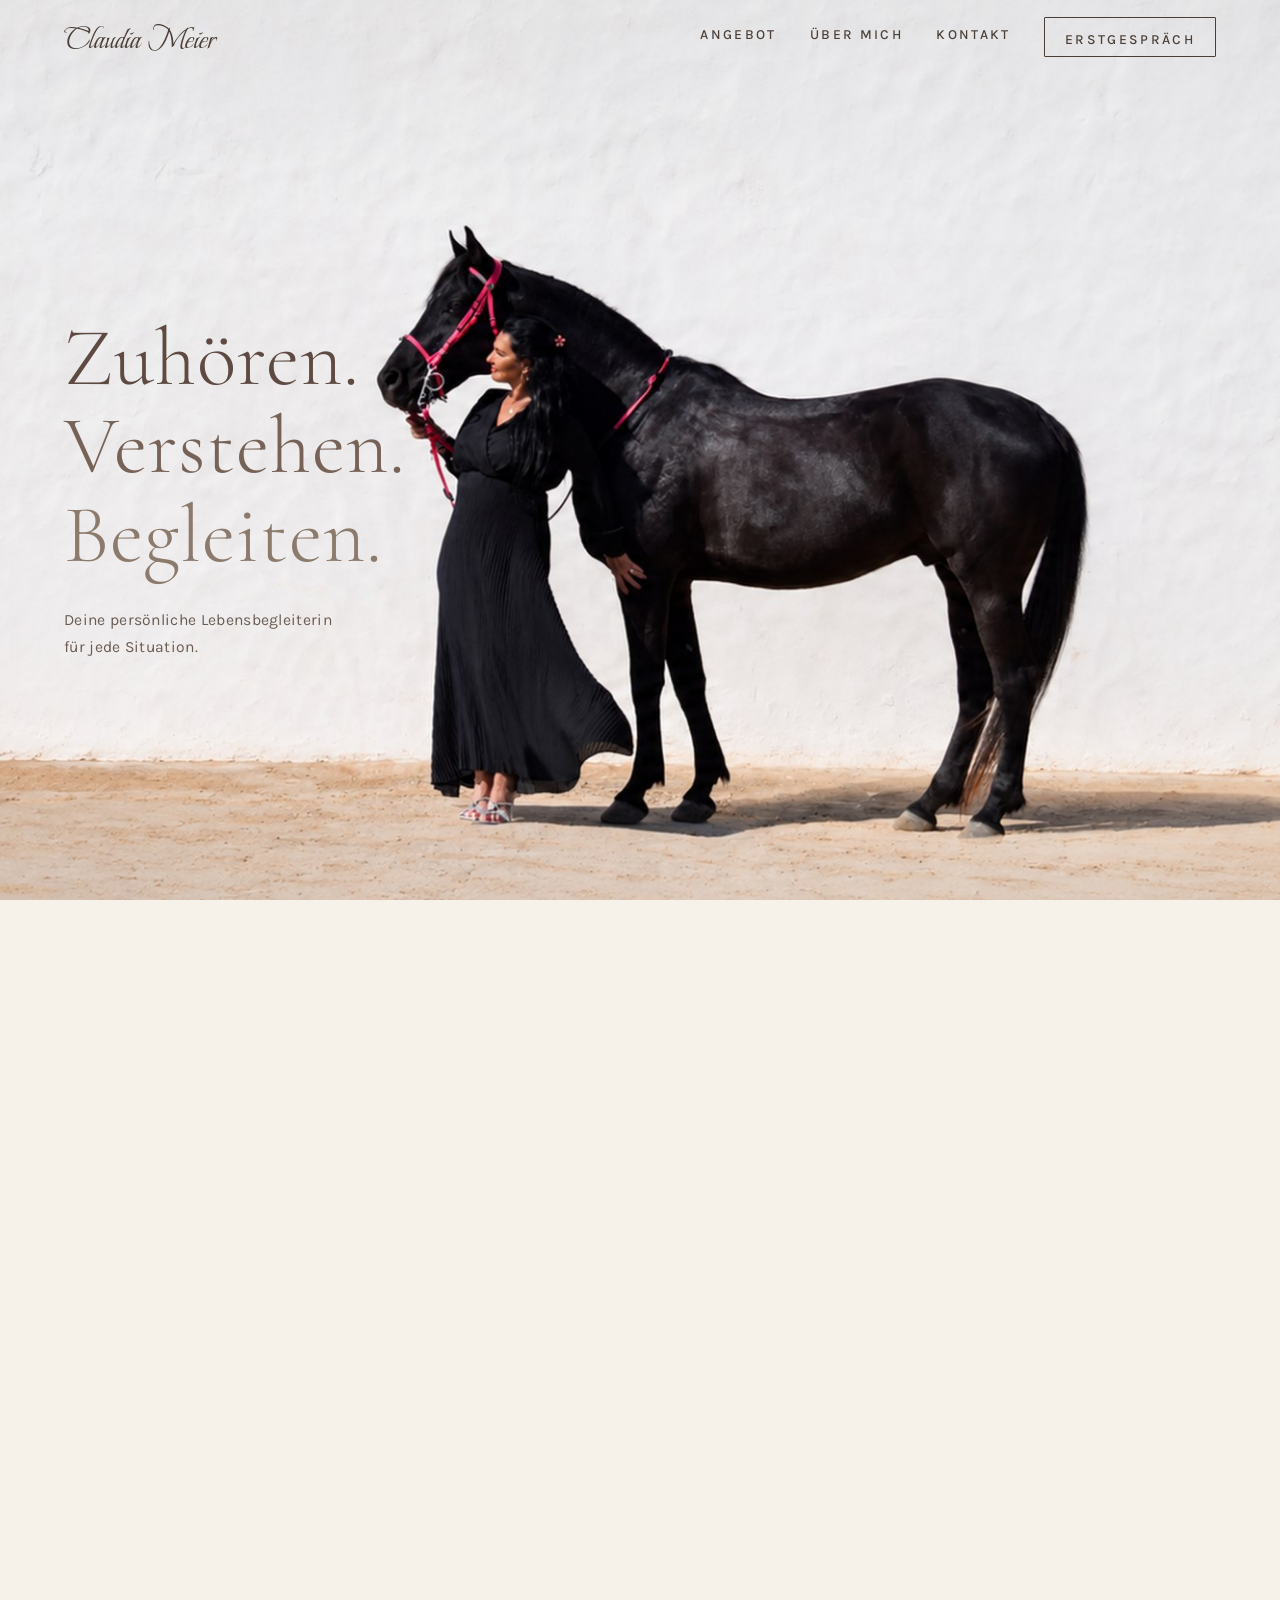
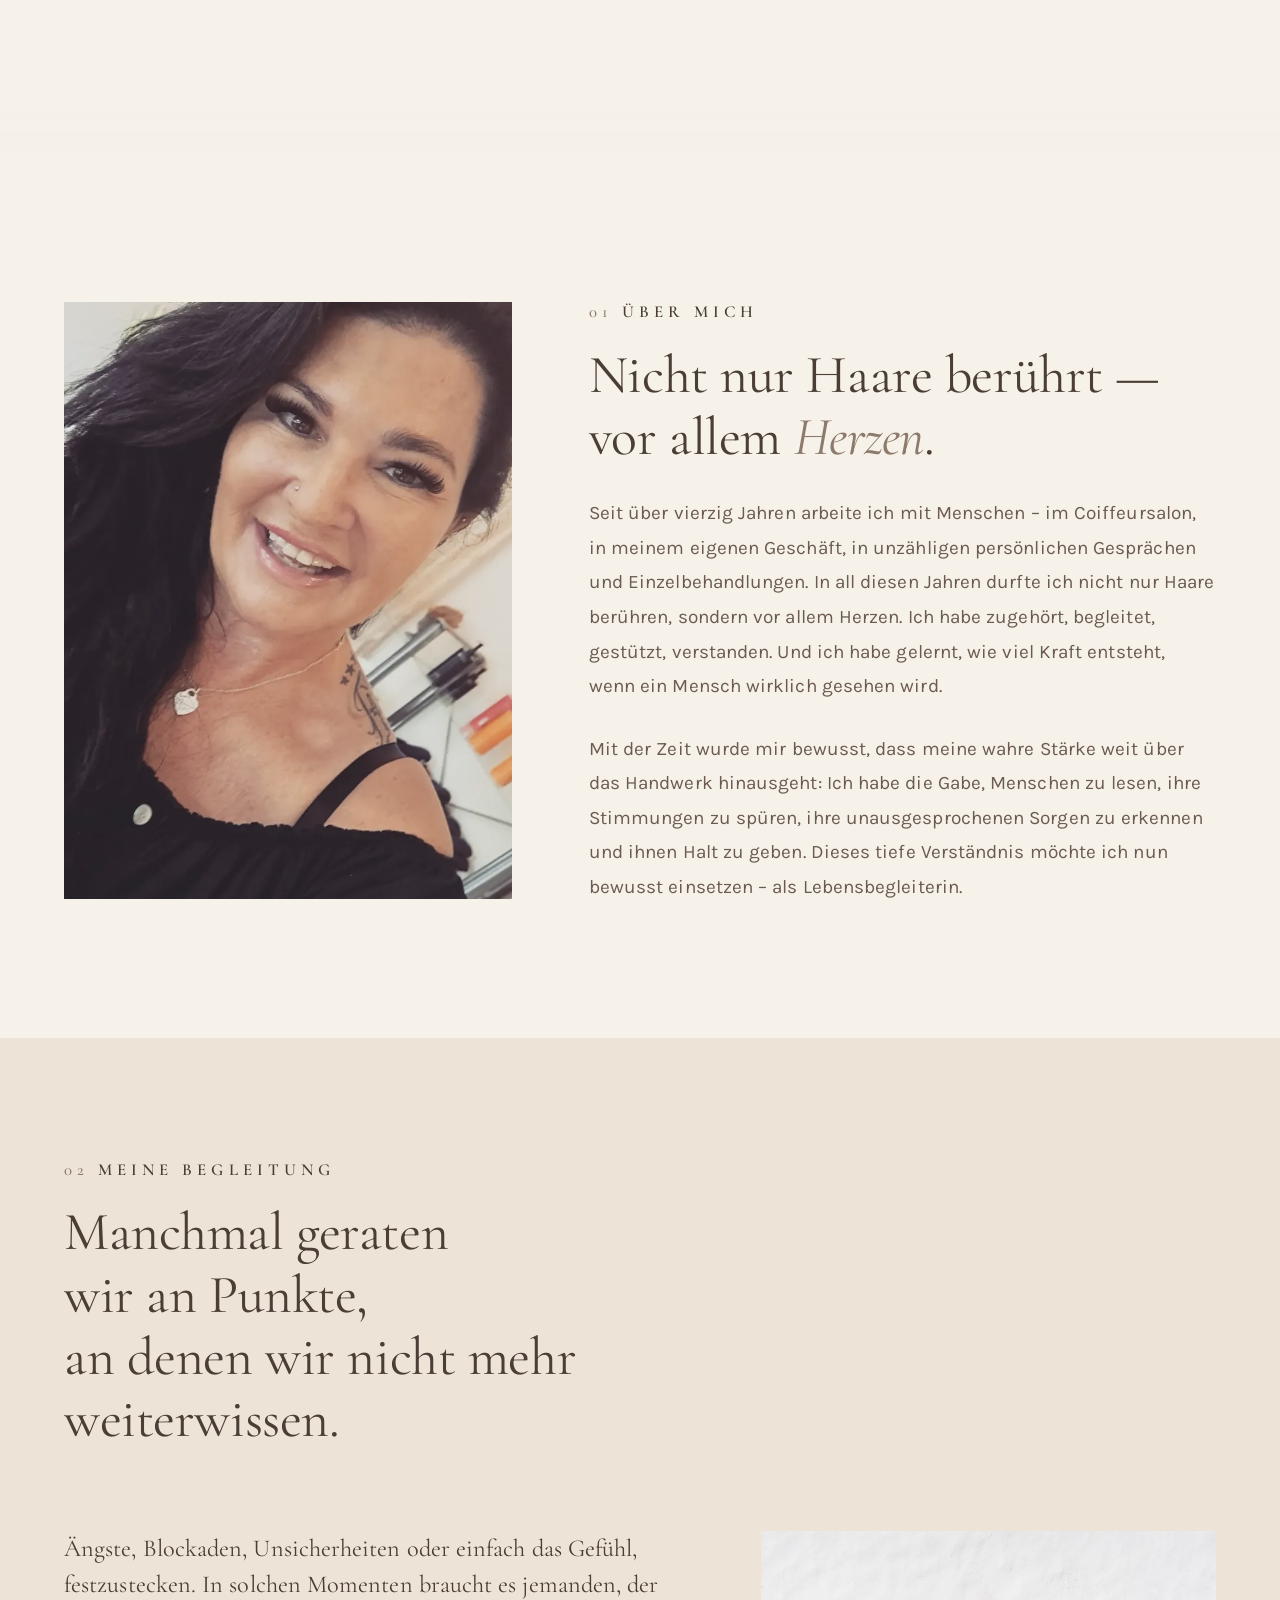
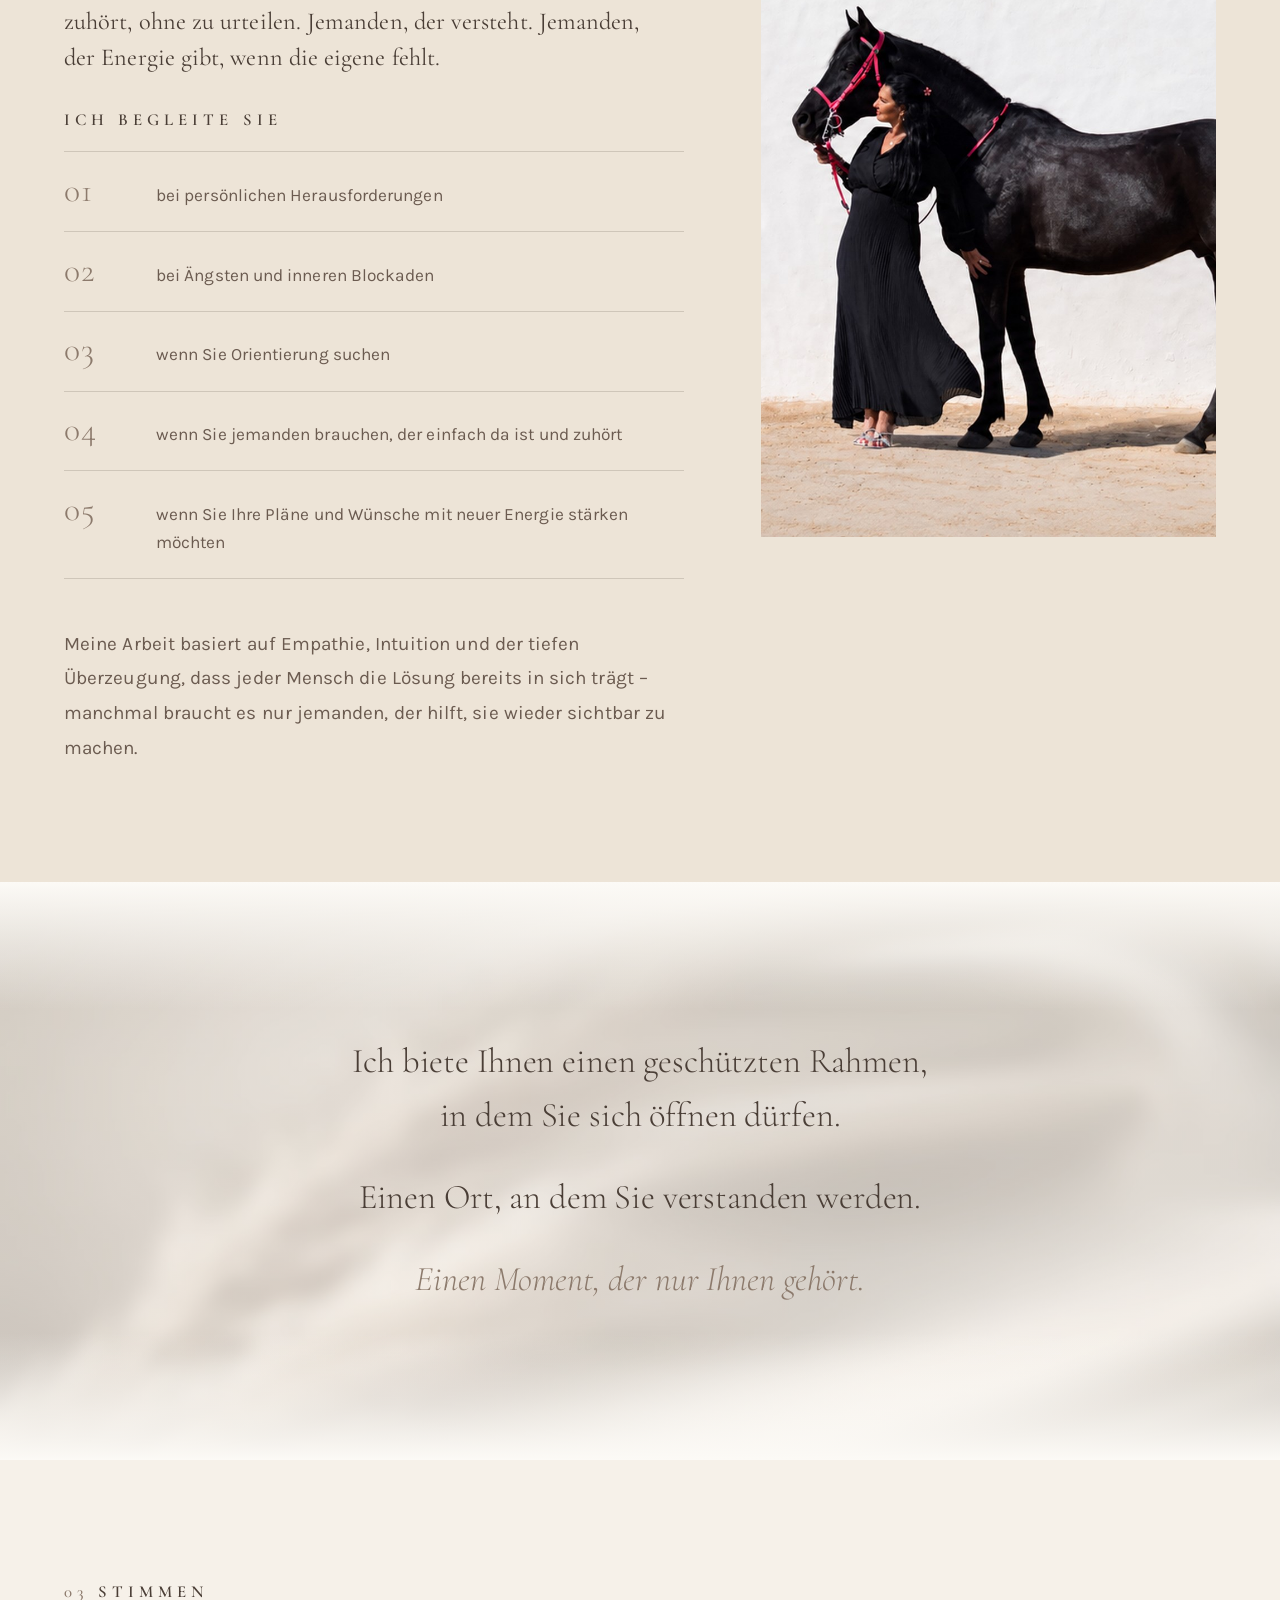
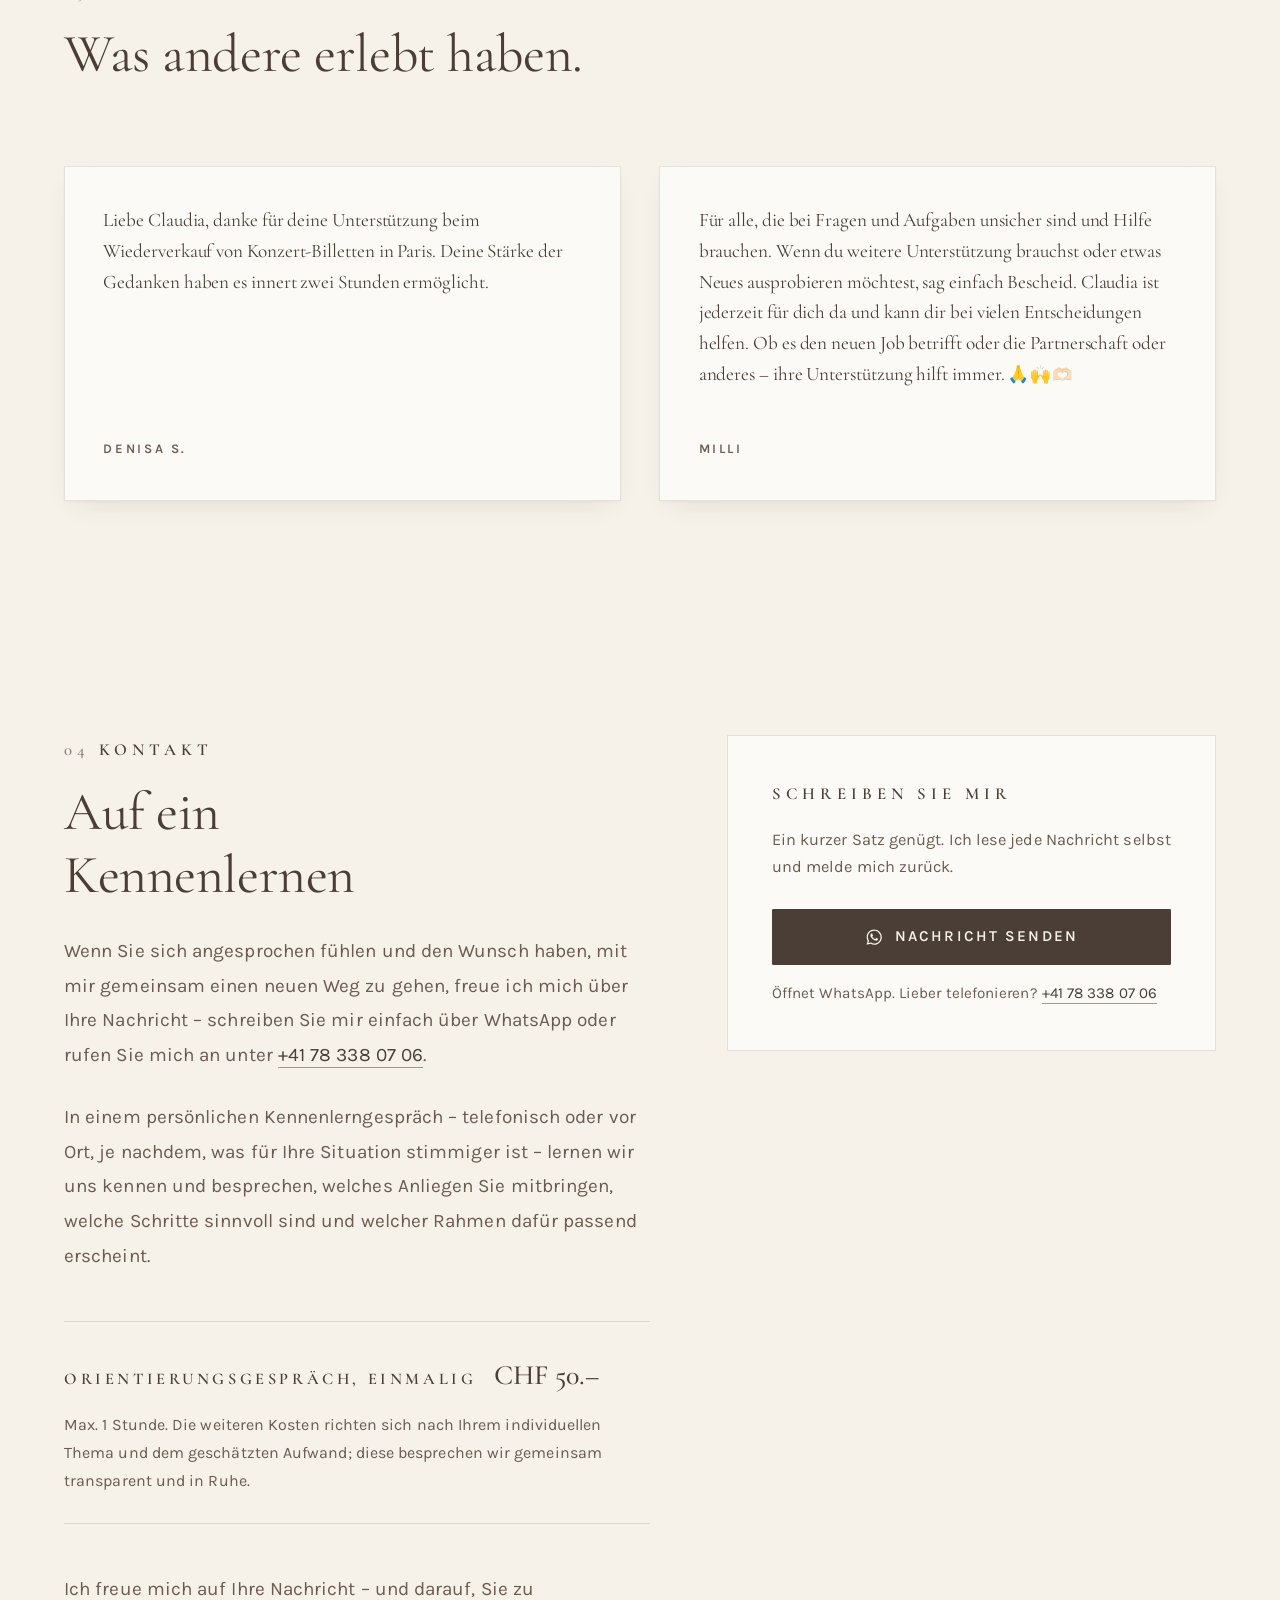
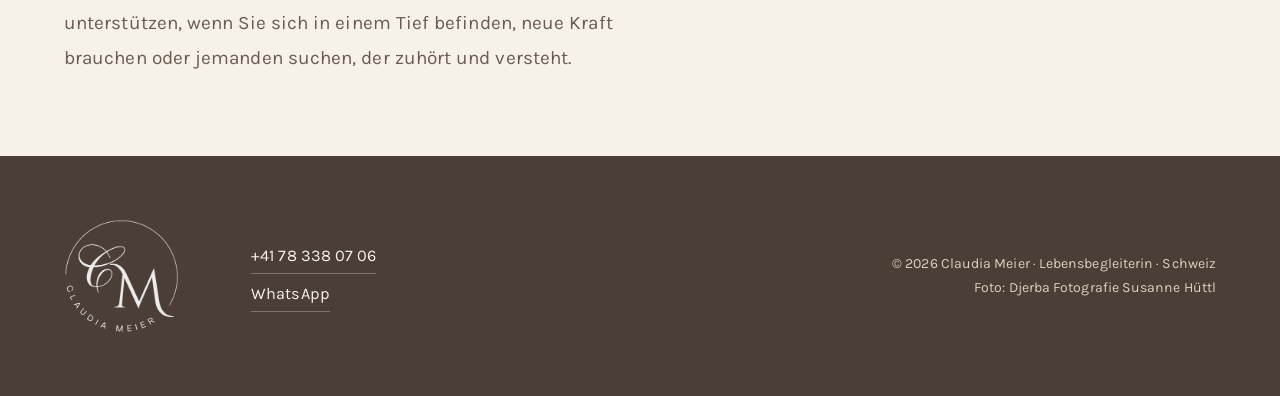
<file: index.html>
<!DOCTYPE html>
<html lang="de-CH">
<head>
<meta charset="utf-8">
<meta name="viewport" content="width=device-width, initial-scale=1">
<title>Claudia Meier — Lebensbegleiterin</title>
<meta name="description" content="Claudia Meier, Lebensbegleiterin in der Schweiz. Zuhören, verstehen, begleiten — ein geschützter Rahmen für persönliche Herausforderungen, Ängste und innere Blockaden.">
<meta name="theme-color" content="#F6F1E9">
<link rel="icon" href="images/favicon.svg" type="image/svg+xml">

<link rel="preconnect" href="https://fonts.googleapis.com">
<link rel="preconnect" href="https://fonts.gstatic.com" crossorigin>
<link href="https://fonts.googleapis.com/css2?family=Beau+Rivage&family=Cormorant:wght@300;400&family=Cormorant+Garamond:ital,wght@0,300;0,400;0,500;0,600;1,300;1,400&family=Karla:ital,wght@0,300;0,400;0,500;0,600;1,400&display=swap" rel="stylesheet">
<link rel="stylesheet" href="css/style.css">
<script>document.documentElement.classList.add('js')</script>
</head>
<body>

<a class="skip-link" href="#ueber-mich">Zum Inhalt springen</a>

<header class="nav" id="nav">
  <div class="nav__inner">
    <a class="nav__name" href="#top">Claudia Meier</a>
    <nav class="nav__links" id="navLinks" aria-label="Hauptnavigation">
      <a href="#angebot">Angebot</a>
      <a href="#ueber-mich">Über mich</a>
      <a href="#kontakt">Kontakt</a>
      <a class="nav__cta" href="#kontakt">Erstgespräch</a>
    </nav>
    <button class="nav__toggle" id="navToggle" aria-expanded="false" aria-controls="navLinks">
      <span>Menü</span><span class="nav__bars" aria-hidden="true"><i></i><i></i></span>
    </button>
  </div>
</header>

<!-- ============================================================
     HERO — a sticky stage roughly 150vh tall. The photograph is
     sharp and bright at the top and softens as the stage scrolls
     past, so the next section rises out of it rather than
     replacing it. --p (0 → 1) carries the whole transition.
     ============================================================ -->
<section class="stage" id="top">
  <div class="stage__pin">
    <figure class="shot">
      <img src="images/hero-pferd.jpg"
           alt="Claudia Meier im schwarzen Kleid neben ihrem schwarzen Pferd vor einer weiss gekalkten Wand"
           fetchpriority="high">
    </figure>
    <div class="shot__wash" aria-hidden="true"></div>
    <div class="shot__fade" aria-hidden="true"></div>

    <div class="hero">
      <div class="hero__type">
        <h1 class="hero__title">
          <span class="l1">Zuhören.</span>
          <span class="l2">Verstehen.</span>
          <span class="l3">Begleiten.</span>
        </h1>
        <p class="hero__tag">Deine persönliche Lebensbegleiterin für jede Situation.</p>
      </div>
    </div>
  </div>
</section>

<!-- ============ ÜBER MICH ============ -->
<section class="ueber" id="ueber-mich">
  <div class="ueber__grid">
    <figure class="ueber__shot reveal">
      <img src="images/claudia-portrait.jpg" alt="Porträt von Claudia Meier" loading="lazy">
    </figure>

    <div class="ueber__text">
      <p class="eyebrow reveal"><span>01</span> Über mich</p>
      <h2 class="h2 reveal">Nicht nur Haare berührt —<br>vor allem <em>Herzen</em>.</h2>

      <div class="prose reveal">
        <p>Seit über vierzig Jahren arbeite ich mit Menschen – im Coiffeursalon, in meinem eigenen Geschäft, in unzähligen persönlichen Gesprächen und Einzelbehandlungen. In all diesen Jahren durfte ich nicht nur Haare berühren, sondern vor allem Herzen. Ich habe zugehört, begleitet, gestützt, verstanden. Und ich habe gelernt, wie viel Kraft entsteht, wenn ein Mensch wirklich gesehen wird.</p>
        <p>Mit der Zeit wurde mir bewusst, dass meine wahre Stärke weit über das Handwerk hinausgeht: Ich habe die Gabe, Menschen zu lesen, ihre Stimmungen zu spüren, ihre unausgesprochenen Sorgen zu erkennen und ihnen Halt zu geben. Dieses tiefe Verständnis möchte ich nun bewusst einsetzen – als Lebensbegleiterin.</p>
      </div>
    </div>
  </div>
</section>

<!-- ============ ANGEBOT ============ -->
<section class="angebot" id="angebot">
  <div class="angebot__head">
    <p class="eyebrow reveal"><span>02</span> Meine Begleitung</p>
    <h2 class="h2 h2--wide reveal">Manchmal geraten wir an Punkte,<br>an denen wir nicht mehr weiterwissen.</h2>
  </div>

  <div class="angebot__grid">
    <div class="angebot__body">
      <p class="lead reveal">Ängste, Blockaden, Unsicherheiten oder einfach das Gefühl, festzustecken. In solchen Momenten braucht es jemanden, der zuhört, ohne zu urteilen. Jemanden, der versteht. Jemanden, der Energie gibt, wenn die eigene fehlt.</p>

      <p class="label reveal">Ich begleite Sie</p>
      <ol class="index">
        <li class="reveal"><span class="index__n">01</span><span>bei persönlichen Herausforderungen</span></li>
        <li class="reveal"><span class="index__n">02</span><span>bei Ängsten und inneren Blockaden</span></li>
        <li class="reveal"><span class="index__n">03</span><span>wenn Sie Orientierung suchen</span></li>
        <li class="reveal"><span class="index__n">04</span><span>wenn Sie jemanden brauchen, der einfach da ist und zuhört</span></li>
        <li class="reveal"><span class="index__n">05</span><span>wenn Sie Ihre Pläne und Wünsche mit neuer Energie stärken möchten</span></li>
      </ol>

      <div class="prose reveal">
        <p>Meine Arbeit basiert auf Empathie, Intuition und der tiefen Überzeugung, dass jeder Mensch die Lösung bereits in sich trägt – manchmal braucht es nur jemanden, der hilft, sie wieder sichtbar zu machen.</p>
      </div>
    </div>

    <figure class="angebot__shot reveal">
      <img src="images/detail-begegnung.jpg" alt="Claudia Meier steht dicht neben dem Kopf ihres schwarzen Pferdes" loading="lazy">
    </figure>
  </div>
</section>

<!-- ============ ZITAT ============ -->
<section class="quote">
  <div class="quote__bg" aria-hidden="true"></div>
  <blockquote class="quote__text reveal">
    <p>Ich biete Ihnen einen geschützten Rahmen,<br>in dem Sie sich öffnen dürfen.</p>
    <p>Einen Ort, an dem Sie verstanden werden.</p>
    <p><em>Einen Moment, der nur Ihnen gehört.</em></p>
  </blockquote>
</section>

<!-- ============ STIMMEN ============ -->
<section class="stimmen" id="stimmen">
  <div class="stimmen__inner">
    <p class="eyebrow reveal"><span>03</span> Stimmen</p>
    <h2 class="h2 reveal">Was andere erlebt haben.</h2>

    <div class="stimmen__grid">
      <figure class="stimme reveal">
        <blockquote>
          <p>Liebe Claudia, danke für deine Unterstützung beim Wiederverkauf von
             Konzert-Billetten in Paris. Deine Stärke der Gedanken haben es innert
             zwei Stunden ermöglicht.</p>
        </blockquote>
        <figcaption>Denisa&nbsp;S.</figcaption>
      </figure>

      <figure class="stimme reveal">
        <blockquote>
          <p>Für alle, die bei Fragen und Aufgaben unsicher sind und Hilfe brauchen.
             Wenn du weitere Unterstützung brauchst oder etwas Neues ausprobieren
             möchtest, sag einfach Bescheid. Claudia ist jederzeit für dich da und
             kann dir bei vielen Entscheidungen helfen. Ob es den neuen Job betrifft
             oder die Partnerschaft oder anderes – ihre Unterstützung hilft immer.
             <span class="stimme__emoji">🙏🙌🫶🏻</span></p>
        </blockquote>
        <figcaption>Milli</figcaption>
      </figure>
    </div>
  </div>
</section>

<!-- ============ KONTAKT ============ -->
<section class="kontakt" id="kontakt">
  <div class="kontakt__grid">
    <div class="kontakt__text">
      <p class="eyebrow reveal"><span>04</span> Kontakt</p>
      <h2 class="h2 reveal">Auf ein<br>Kennenlernen</h2>

      <div class="prose reveal">
        <p>Wenn Sie sich angesprochen fühlen und den Wunsch haben, mit mir gemeinsam einen neuen Weg zu gehen, freue ich mich über Ihre Nachricht – schreiben Sie mir einfach über WhatsApp oder rufen Sie mich an unter <a class="link" href="tel:+41783380706">+41&nbsp;78&nbsp;338&nbsp;07&nbsp;06</a>.</p>
        <p>In einem persönlichen Kennenlerngespräch – telefonisch oder vor Ort, je nachdem, was für Ihre Situation stimmiger ist – lernen wir uns kennen und besprechen, welches Anliegen Sie mitbringen, welche Schritte sinnvoll sind und welcher Rahmen dafür passend erscheint.</p>
      </div>

      <div class="rate reveal">
        <p class="rate__line"><span class="rate__what">Orientierungsgespräch, einmalig</span><span class="rate__price">CHF 50.–</span></p>
        <p class="rate__note">Max. 1 Stunde. Die weiteren Kosten richten sich nach Ihrem individuellen Thema und dem geschätzten Aufwand; diese besprechen wir gemeinsam transparent und in Ruhe.</p>
      </div>

      <div class="prose reveal">
        <p>Ich freue mich auf Ihre Nachricht – und darauf, Sie zu unterstützen, wenn Sie sich in einem Tief befinden, neue Kraft brauchen oder jemanden suchen, der zuhört und versteht.</p>
      </div>
    </div>

    <div class="kontakt__action reveal">
      <p class="action__kicker">Schreiben Sie mir</p>
      <p class="action__lead">Ein kurzer Satz genügt. Ich lese jede Nachricht selbst und melde mich zurück.</p>

      <!-- WHATSAPP + TELEFON — die einzigen zwei Stellen mit der Nummer
           in diesem Block. Nummer wechseln: siehe README. -->
      <a class="btn btn--wa"
         href="https://wa.me/41783380706?text=Guten%20Tag%20Frau%20Meier%2C%20ich%20habe%20Ihre%20Website%20gesehen%20und%20m%C3%B6chte%20gerne%20ein%20Erstgespr%C3%A4ch%20vereinbaren."
         target="_blank" rel="noopener">
        <svg class="btn__wa" viewBox="0 0 24 24" aria-hidden="true" focusable="false">
          <path fill="currentColor" d="M12.04 2C6.58 2 2.13 6.45 2.13 11.91c0 1.75.46 3.45 1.32 4.95L2 22l5.25-1.38a9.9 9.9 0 0 0 4.79 1.22h.01c5.46 0 9.91-4.45 9.91-9.91 0-2.65-1.03-5.14-2.9-7.01A9.82 9.82 0 0 0 12.04 2Zm0 18.13h-.01a8.2 8.2 0 0 1-4.18-1.15l-.3-.18-3.11.82.83-3.04-.2-.31a8.2 8.2 0 0 1-1.26-4.36c0-4.54 3.7-8.24 8.24-8.24 2.2 0 4.27.86 5.83 2.42a8.18 8.18 0 0 1 2.41 5.83c0 4.54-3.7 8.21-8.25 8.21Zm4.52-6.16c-.25-.12-1.47-.72-1.69-.81-.23-.08-.39-.12-.56.13-.16.24-.64.8-.78.97-.14.16-.29.18-.54.06-.25-.13-1.05-.39-1.99-1.23-.74-.66-1.23-1.47-1.38-1.72-.14-.25-.01-.38.11-.5.11-.11.25-.29.37-.43.13-.15.17-.25.25-.41.08-.17.04-.31-.02-.43-.06-.12-.56-1.34-.76-1.84-.2-.48-.4-.42-.56-.43h-.48c-.16 0-.43.06-.65.31-.22.25-.85.84-.85 2.04s.87 2.37.99 2.53c.12.16 1.72 2.62 4.16 3.68.58.25 1.03.4 1.39.51.58.19 1.11.16 1.53.1.47-.07 1.47-.6 1.67-1.18.21-.58.21-1.07.15-1.18-.06-.11-.22-.17-.47-.29Z"/>
        </svg>
        Nachricht senden
      </a>

      <p class="action__note">Öffnet WhatsApp. Lieber telefonieren?
        <a class="link" href="tel:+41783380706">+41&nbsp;78&nbsp;338&nbsp;07&nbsp;06</a></p>
    </div>
  </div>
</section>

<!-- ============ FOOTER ============ -->
<footer class="foot">
  <div class="foot__inner">
    <img class="foot__logo" src="images/cm-logo.png" alt="Claudia Meier" loading="lazy" width="150" height="148">
    <div class="foot__contact">
      <a href="tel:+41783380706">+41 78 338 07 06</a>
      <a href="https://wa.me/41783380706" target="_blank" rel="noopener">WhatsApp</a>
    </div>
    <p class="foot__copy">&copy; <span id="year">2026</span> Claudia Meier · Lebensbegleiterin · Schweiz<br>
      Foto: Djerba Fotografie Susanne Hüttl</p>
  </div>
</footer>

<script src="js/main.js"></script>
</body>
</html>
</file>
<file: css/style.css>
/* =========================================================
   Claudia Meier — Lebensbegleiterin

   Palette — light warm neutrals, from the mood board.
   Lighter grounds than before, and more contrast, not less:
   espresso on cream reads at 9.2:1.

     Ivory    #FCFAF6   Cream    #F6F1E9
     Sand     #EDE4D7   Almond   #DDD0BE
     Stone    #A8968A   Clay     #8C7A6C
     Umber    #6B5B50   Espresso #4A3E36

   Clay is a large-text colour (3.7:1) and Stone is decorative
   only (2.5:1) — neither may carry a label or a caption.

   Cormorant Garamond  headings, quiet and high-contrast
   Karla               navigation, body copy, labels
   Beau Rivage         her name, once, in the header
   ========================================================= */

:root{
  --ivory:#FCFAF6;
  --cream:#F6F1E9;
  --sand:#EDE4D7;
  --almond:#DDD0BE;
  --stone:#A8968A;
  --clay:#8C7A6C;
  --umber:#6B5B50;
  --espresso:#4A3E36;

  --p:0;

  --f-display:'Cormorant Garamond','Iowan Old Style',Georgia,serif;
  --f-script:'Beau Rivage','Snell Roundhand',cursive;
  --f-body:'Karla','Helvetica Neue',Arial,sans-serif;

  --s1:.5rem; --s2:1rem; --s3:1.75rem; --s4:3rem; --s5:5rem;
  --s6:clamp(5.5rem,13vh,9rem);

  --gutter:clamp(1.4rem,5vw,5.5rem);
  --measure:60ch;
  --nav-h:74px;
  --line:rgba(74,62,54,.14);
}

*,*::before,*::after{box-sizing:border-box}

html{
  -webkit-text-size-adjust:100%;
  scroll-behavior:smooth;
  scroll-padding-top:var(--nav-h);
  background:var(--cream);
}

body{
  margin:0;background:var(--cream);color:var(--umber);
  font-family:var(--f-body);
  font-size:clamp(1.0625rem,.34vw + 1rem,1.1875rem);
  line-height:1.82;letter-spacing:.004em;
  -webkit-font-smoothing:antialiased;overflow-x:hidden;
}

img{max-width:100%;display:block}
::selection{background:var(--almond);color:var(--espresso)}

.skip-link{position:absolute;left:-9999px;top:0;z-index:300;background:var(--espresso);color:var(--cream);padding:.75rem 1.25rem}
.skip-link:focus{left:0}
:focus-visible{outline:2px solid var(--clay);outline-offset:3px}

/* ---------------------------------------------------------
   Type
   --------------------------------------------------------- */

.h2{
  font-family:var(--f-display);font-weight:400;
  font-size:clamp(2.2rem,4.2vw,3.7rem);
  line-height:1.16;letter-spacing:-.008em;
  margin:0 0 var(--s3);color:var(--espresso);
  text-wrap:balance;
}
.h2--wide{max-width:20ch}
.h2 em{font-style:italic;color:var(--clay)}

/* a tracked serif rule for the small headings, from the mood board */
.eyebrow{
  margin:0 0 var(--s2);font-family:var(--f-display);
  font-size:1.05rem;font-weight:600;
  letter-spacing:.3em;text-transform:uppercase;color:var(--espresso);
}
.eyebrow span{color:var(--clay);font-weight:500}
.eyebrow span::after{content:'  '}

.label{
  margin:0 0 var(--s2);font-family:var(--f-display);
  font-size:1.05rem;font-weight:600;letter-spacing:.3em;
  text-transform:uppercase;color:var(--espresso);
}

.prose p{margin:0 0 var(--s3);max-width:var(--measure)}
.prose p:last-child{margin-bottom:0}

.lead{
  margin:0 0 var(--s3);max-width:50ch;
  font-family:var(--f-display);font-weight:400;
  font-size:clamp(1.35rem,1.9vw,1.75rem);line-height:1.5;
  color:var(--espresso);
}

.link{color:var(--espresso);text-decoration:none;border-bottom:1px solid var(--stone);padding-bottom:1px;transition:border-color .3s ease}
.link:hover{border-bottom-color:var(--espresso)}

.btn{
  display:inline-flex;align-items:center;justify-content:center;
  background:var(--espresso);color:var(--cream);
  font-family:var(--f-body);font-size:.95rem;font-weight:600;
  letter-spacing:.14em;text-transform:uppercase;line-height:1;
  padding:1.1rem 2rem;border:1px solid var(--espresso);border-radius:1px;
  text-decoration:none;cursor:pointer;
  transition:background-color .4s ease,color .4s ease;
}
.btn:hover{background:transparent;color:var(--espresso)}
.btn--full{width:100%;margin-top:var(--s1)}

/* ---------------------------------------------------------
   Navigation
   --------------------------------------------------------- */

.nav{
  position:fixed;inset:0 0 auto 0;z-index:200;
  background:rgba(246,241,233,0);
  transition:background-color .6s ease,box-shadow .6s ease,backdrop-filter .6s ease;
}
.nav.is-set{
  /* the warmer, darker band from version one, not the near-white of v2 */
  background:rgba(235,226,213,.93);
  -webkit-backdrop-filter:blur(16px) saturate(1.1);backdrop-filter:blur(16px) saturate(1.1);
  box-shadow:0 1px 0 rgba(74,62,54,.13);
}
.nav__inner{
  max-width:1440px;margin-inline:auto;padding:0 var(--gutter);height:var(--nav-h);
  display:flex;align-items:center;justify-content:space-between;gap:var(--s3);
}
.nav__name{font-family:var(--f-script);font-size:2rem;line-height:1;color:var(--espresso);text-decoration:none;padding-top:.2em}
.nav__links{display:flex;align-items:center;gap:clamp(1.3rem,2.6vw,2.4rem)}
.nav__links a{
  color:var(--espresso);text-decoration:none;
  font-size:.86rem;font-weight:500;letter-spacing:.17em;text-transform:uppercase;
  position:relative;padding-bottom:4px;
}
.nav__links a:not(.nav__cta)::after{
  content:'';position:absolute;left:0;bottom:0;width:100%;height:1px;
  background:var(--clay);transform:scaleX(0);transform-origin:right;
  transition:transform .45s cubic-bezier(.2,.7,.3,1);
}
.nav__links a:not(.nav__cta):hover::after{transform:scaleX(1);transform-origin:left}
.nav__cta{
  border:1px solid var(--espresso);padding:.62rem 1.25rem;border-radius:1px;
  transition:background-color .4s ease,color .4s ease;
}
.nav__cta:hover{background:var(--espresso);color:var(--cream)}

.nav__toggle{
  display:none;align-items:center;gap:.6rem;background:none;border:none;padding:.5rem 0;
  cursor:pointer;color:var(--espresso);font-family:var(--f-body);
  font-size:.86rem;font-weight:600;letter-spacing:.17em;text-transform:uppercase;
}
.nav__bars{display:flex;flex-direction:column;gap:5px;width:24px}
.nav__bars i{display:block;height:1px;background:var(--espresso);transition:transform .35s ease}
.nav__toggle[aria-expanded="true"] .nav__bars i:first-child{transform:translateY(3px) rotate(9deg)}
.nav__toggle[aria-expanded="true"] .nav__bars i:last-child{transform:translateY(-3px) rotate(-9deg)}

/* ---------------------------------------------------------
   Hero stage
   --------------------------------------------------------- */

.stage{position:relative;height:190vh}       /* longer travel = gentler */
.stage__pin{position:sticky;top:0;height:100svh;overflow:hidden;background:var(--cream)}

.shot{margin:0;position:absolute;inset:-5%}
.shot img{
  width:100%;height:100%;object-fit:cover;object-position:60% 48%;
  transform:scale(calc(1 + var(--p) * .05));
  filter:blur(calc(var(--p) * 9px));
  opacity:calc(1 - var(--p) * .14);
  will-change:transform,filter,opacity;
}
.shot__wash{
  position:absolute;inset:0;pointer-events:none;opacity:var(--p);
  background:linear-gradient(180deg,rgba(252,250,246,.34) 0%,rgba(237,228,215,.46) 55%,rgba(221,208,190,.40) 100%);
}
/* The photograph is completely clear at rest — no blur, no veil. Everything
   below is tied to --p, so it only begins once the page is actually moving,
   and the bottom edge dissolves rather than ending on a line. */
.shot__fade{
  position:absolute;inset:auto 0 0 0;height:52%;pointer-events:none;
  opacity:var(--p);
  background:linear-gradient(to top,
    var(--cream) 0%, rgba(246,241,233,.92) 18%, rgba(246,241,233,.64) 38%,
    rgba(246,241,233,.28) 62%, rgba(246,241,233,0) 100%);
}

.hero{
  position:relative;z-index:2;height:100%;
  max-width:1440px;margin-inline:auto;padding:var(--nav-h) var(--gutter) 0;
  display:flex;align-items:center;
}
.hero__type{max-width:46%;will-change:transform}

.hero__title{
  margin:0;font-family:'Cormorant','Cormorant Garamond',Georgia,serif;font-weight:300;
  font-size:clamp(2.9rem,6.4vw,5.8rem);
  line-height:1.08;letter-spacing:.012em;
}
.hero__title span{display:block;will-change:transform,opacity}
/* each line a step lighter than the one above — the lightest still clears
   3.1:1 on the wall, which is as pale as this may go and stay readable */
.hero__title .l1{color:#5E4A42}
.hero__title .l2{color:#776257}
.hero__title .l3{color:#8C7A6C}

.hero__tag{
  margin:var(--s3) 0 0;max-width:36ch;
  font-size:clamp(.98rem,1.1vw,1.12rem);font-weight:400;line-height:1.7;
  letter-spacing:.02em;color:var(--umber);text-wrap:balance;
  will-change:opacity,transform;
}

/* ---------------------------------------------------------
   Sections
   --------------------------------------------------------- */

/* the first section rises out of the photograph instead of cutting it off */
.ueber{
  position:relative;padding:calc(var(--s6) + 6vh) 0 var(--s6);
  background:linear-gradient(to bottom,rgba(246,241,233,0) 0,var(--cream) 14vh);
}
.ueber__grid{
  max-width:1440px;margin-inline:auto;padding-inline:var(--gutter);
  display:grid;grid-template-columns:minmax(0,5fr) minmax(0,7fr);
  gap:clamp(2.5rem,6vw,5.5rem);align-items:center;
}
.ueber__shot{margin:0;overflow:hidden;background:var(--sand)}
.ueber__shot img{width:100%;aspect-ratio:3/4;object-fit:cover;object-position:52% 30%}
.ueber__text{padding-block:var(--s2)}

.angebot{background:var(--sand);padding:var(--s6) 0}
.angebot__head{max-width:1440px;margin-inline:auto;padding-inline:var(--gutter);margin-bottom:var(--s5)}
.angebot__grid{
  max-width:1440px;margin-inline:auto;padding-inline:var(--gutter);
  display:grid;grid-template-columns:minmax(0,6fr) minmax(0,4.4fr);
  gap:clamp(2.5rem,6vw,5.5rem);align-items:start;
}
.angebot__shot{margin:0;overflow:hidden;background:var(--almond);position:sticky;top:calc(var(--nav-h) + var(--s3))}
.angebot__shot img{width:100%;aspect-ratio:3/4;object-fit:cover;object-position:46% 38%}
.angebot .prose{margin-top:var(--s4)}

/* numerals set large and quiet, the way the mood board sets them */
.index{list-style:none;margin:0;padding:0}
.index li{
  display:grid;grid-template-columns:4.75rem 1fr;gap:1rem;align-items:baseline;
  padding:1.35rem 0;border-top:1px solid rgba(74,62,54,.18);
  font-size:1.08rem;line-height:1.6;color:var(--umber);
  transition:padding-left .45s cubic-bezier(.2,.7,.3,1);
}
.index li:last-child{border-bottom:1px solid rgba(74,62,54,.18)}
.index li:hover{padding-left:.6rem}
.index__n{
  font-family:var(--f-display);font-weight:300;font-size:2.1rem;
  line-height:1;letter-spacing:.02em;color:var(--clay);
}

.quote{position:relative;isolation:isolate;overflow:hidden;background:var(--ivory);padding:clamp(6rem,17vh,10rem) var(--gutter)}
/* pampas on the left flowing into silk on the right, blended across a wide
   feather so the two textures meet without a seam. Background only: the
   wash on top keeps it well behind the words. */
.quote__bg{
  position:absolute;inset:0;z-index:-1;
  background:
    linear-gradient(rgba(252,250,246,.56),rgba(252,250,246,.56)),
    url('../images/texture-quote.jpg') center/cover no-repeat;
}
.quote__bg::after{
  content:'';position:absolute;inset:0;
  background:linear-gradient(to bottom,var(--ivory) 0%,rgba(252,250,246,0) 22%,rgba(252,250,246,0) 78%,var(--ivory) 100%);
}
.quote__text{
  position:relative;max-width:44rem;margin:0 auto;text-align:center;
  font-family:var(--f-display);font-weight:300;
  font-size:clamp(1.6rem,2.7vw,2.4rem);line-height:1.56;letter-spacing:-.004em;
  color:var(--espresso);text-wrap:balance;
}
.quote__text p{margin:0 0 var(--s3)}
.quote__text p:last-child{margin-bottom:0}
.quote__text em{font-style:italic;color:var(--clay)}

/* ---------------------------------------------------------
   Stimmen — real client words. A fine rule all round and a
   soft warm shadow lift each one off the page; the card sits
   a shade lighter than the ground behind it rather than in a
   different colour.
   --------------------------------------------------------- */

.stimmen{background:var(--cream);padding:var(--s6) 0}
.stimmen__inner{max-width:1440px;margin-inline:auto;padding-inline:var(--gutter)}
.stimmen .h2{margin-bottom:var(--s5)}
.stimmen__grid{
  display:grid;grid-template-columns:repeat(2,minmax(0,1fr));
  gap:clamp(1.5rem,3vw,2.5rem);align-items:stretch;
}
.stimme{
  /* equal height, with the name pinned to the foot of each card, so two
     quotes of different length still read as a pair */
  display:flex;flex-direction:column;
  margin:0;background:var(--ivory);
  border:1px solid rgba(74,62,54,.13);
  padding:clamp(1.9rem,3vw,2.6rem);
  box-shadow:0 1px 2px rgba(74,62,54,.04), 0 10px 28px -12px rgba(74,62,54,.14);
}
.stimme blockquote{margin:0;flex:1}
.stimme blockquote p{
  margin:0;font-family:var(--f-display);font-weight:400;
  font-size:clamp(1.15rem,1.5vw,1.35rem);line-height:1.6;
  letter-spacing:-.004em;color:var(--espresso);
}
.stimme__emoji{font-size:.86em;letter-spacing:.06em;white-space:nowrap}
.stimme figcaption{
  margin-top:var(--s4);font-size:.82rem;font-weight:600;
  letter-spacing:.2em;text-transform:uppercase;color:var(--umber);
}

.kontakt{background:var(--cream);padding:var(--s6) 0 clamp(4rem,9vh,6rem)}
.kontakt__grid{
  max-width:1440px;margin-inline:auto;padding-inline:var(--gutter);
  display:grid;grid-template-columns:minmax(0,6fr) minmax(0,5fr);
  gap:clamp(3rem,6vw,5.5rem);align-items:start;
}
.rate{margin:var(--s4) 0;max-width:var(--measure);padding:var(--s3) 0;border-block:1px solid var(--line)}
.rate__line{display:flex;flex-wrap:wrap;align-items:baseline;gap:.4rem 1.1rem;margin:0 0 .6rem}
.rate__what{font-family:var(--f-display);font-size:1.02rem;font-weight:600;letter-spacing:.22em;text-transform:uppercase;color:var(--espresso)}
.rate__price{font-family:var(--f-display);font-weight:500;font-size:1.75rem;white-space:nowrap;color:var(--espresso)}
.rate__note{margin:0;font-size:1rem;line-height:1.75}

/* The contact panel is one action, not a form: it hands the visitor
   straight to WhatsApp with an opening line already written, which is a
   far lower barrier than a blank box for someone writing about something
   difficult. */
.kontakt__action{
  position:sticky;top:calc(var(--nav-h) + var(--s3));
  background:var(--ivory);border:1px solid var(--line);
  padding:clamp(2rem,3.4vw,2.8rem);
}
.action__kicker{
  margin:0 0 var(--s2);font-family:var(--f-display);
  font-size:1.05rem;font-weight:600;letter-spacing:.3em;
  text-transform:uppercase;color:var(--espresso);
}
.action__lead{margin:0 0 var(--s3);font-size:1.02rem;line-height:1.7;color:var(--umber)}
.btn--wa{width:100%;gap:.7rem}
.btn__wa{width:1.15rem;height:1.15rem;flex:0 0 auto}
.action__note{margin:var(--s2) 0 0;font-size:.95rem;line-height:1.7;color:var(--umber)}

.foot{background:var(--espresso);color:var(--cream);padding:clamp(3rem,7vh,4.5rem) 0}
.foot__inner{
  max-width:1440px;margin-inline:auto;padding-inline:var(--gutter);
  display:flex;flex-wrap:wrap;align-items:center;gap:var(--s3) clamp(2rem,6vw,4.5rem);
}
.foot__logo{width:clamp(96px,9vw,132px);height:auto;filter:brightness(0) invert(1);opacity:.9}
.foot__contact{display:flex;flex-direction:column;gap:.35rem}
.foot__contact a{color:var(--cream);text-decoration:none;font-size:1.02rem;border-bottom:1px solid rgba(246,241,233,.3);padding-bottom:2px;width:fit-content;transition:border-color .3s ease}
.foot__contact a:hover{border-bottom-color:var(--cream)}
.foot__copy{margin:0;margin-left:auto;font-size:.88rem;line-height:1.75;color:var(--almond);text-align:right}

/* ---------------------------------------------------------
   Reveal — short and soft, on everything that is read
   --------------------------------------------------------- */

/* Hidden only in a scripted document, so a failed script can never leave
   the page blank. Short and soft: nine pixels and just over half a second. */
html.js .reveal{
  opacity:0;transform:translateY(9px);
  transition:opacity .62s cubic-bezier(.22,.7,.25,1),transform .62s cubic-bezier(.22,.7,.25,1);
}
html.js .reveal.is-in{opacity:1;transform:none}

/* ---------------------------------------------------------
   Responsive
   --------------------------------------------------------- */

@media (max-width:1100px){ .hero__type{max-width:56%} }

@media (max-width:900px){
  .ueber__grid,.angebot__grid,.kontakt__grid{grid-template-columns:1fr;gap:var(--s4)}
  .stimmen__grid{grid-template-columns:1fr;gap:var(--s3)}
  .stimmen .h2{margin-bottom:var(--s4)}
  .kontakt__action,.angebot__shot{position:static}
  .ueber__shot,.angebot__shot{max-width:440px}
  .angebot__head{margin-bottom:var(--s4)}
}

@media (max-width:760px){
  :root{--nav-h:66px}
  .nav__toggle{display:inline-flex}
  .nav__name{font-size:1.7rem}

  /* a deliberately different crop: the frame moves to Claudia and the
     horse's head, and the headline sits low, clear of both faces */
  .stage{height:175vh}
  .shot img{object-position:43% 44%}
  .shot__fade{height:64%}
  .hero{align-items:flex-end;padding-bottom:clamp(3rem,10vh,6rem)}
  /* On the phone the headline sits low, over the photograph rather than
     over open wall, so it keeps a quiet backing even at rest — the
     scroll-driven fade above it is not there yet at that point. */
  .hero::before{
    content:'';position:absolute;inset:auto 0 0 0;height:58%;z-index:-1;pointer-events:none;
    background:linear-gradient(to top,rgba(246,241,233,.90) 0%,rgba(246,241,233,.60) 36%,rgba(246,241,233,0) 100%);
  }
  .hero__type{max-width:100%}
  .hero__title{font-size:clamp(2.4rem,9.5vw,3.4rem);line-height:1.14}
  .hero__tag{margin-top:var(--s2);max-width:30ch}

  .nav__links{
    position:absolute;top:var(--nav-h);left:0;right:0;flex-direction:column;align-items:flex-start;gap:0;
    padding:0 var(--gutter);background:rgba(235,226,213,.98);
    -webkit-backdrop-filter:blur(16px);backdrop-filter:blur(16px);
    max-height:0;overflow:hidden;visibility:hidden;
    transition:max-height .45s cubic-bezier(.3,.7,.3,1),padding .45s ease,visibility .45s;
  }
  .nav__links.is-open{max-height:24rem;visibility:visible;padding:.5rem var(--gutter) 1.6rem;box-shadow:0 1px 0 var(--line)}
  .nav__links a{width:100%;padding:1.05rem 0;font-size:.95rem;border-bottom:1px solid var(--line)}
  .nav__links a::after{display:none}
  .nav__cta{width:fit-content;margin-top:var(--s2);border-bottom:1px solid var(--espresso)}

  .quote__text br{display:none}
  .foot__inner{flex-direction:column;align-items:flex-start}
  .foot__copy{margin-left:0;text-align:left}
}

@media (max-width:420px){ .index li{grid-template-columns:3.4rem 1fr;gap:.75rem} .index__n{font-size:1.6rem} }

/* ---------------------------------------------------------
   Motion / print
   --------------------------------------------------------- */

@media (prefers-reduced-motion:reduce){
  html{scroll-behavior:auto}
  *,*::before,*::after{animation-duration:.001ms !important;transition-duration:.001ms !important}
  html.js .reveal{opacity:1;transform:none}
  .stage{height:auto}
  .stage__pin{position:relative;height:100svh}
  .shot img{transform:none !important;filter:none !important;opacity:1 !important}
  .shot__wash{opacity:0 !important}
  .hero__title span,.hero__tag,.hero__type{transform:none !important;opacity:1 !important}
}

@media print{
  .nav{display:none}
  body{background:#fff;color:#000}
  .stage{height:auto}.stage__pin{position:relative;height:auto}
  .angebot,.quote,.ueber,.kontakt,.stimmen{background:#fff}
  .stimme{box-shadow:none;border:1px solid #999}
  .foot{background:#fff;color:#000}
  html.js .reveal{opacity:1;transform:none}
}
</file>
